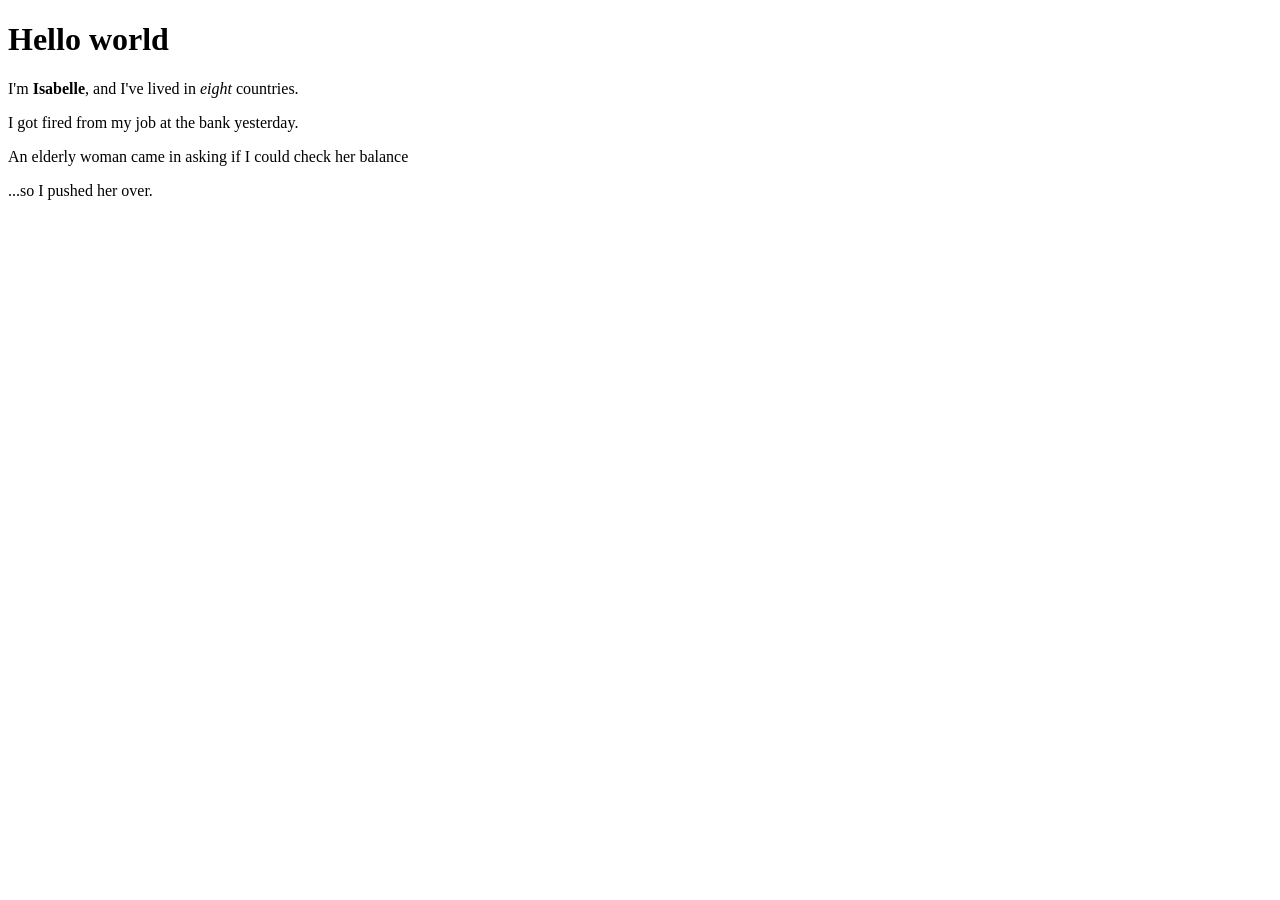
<file: index.html>
<!DOCTYPE html>
<html>
<body>
    <h1>Hello world</h1>
    <p>I'm <b>Isabelle</b>, and I've lived in <i>eight</i> countries.</p>
    <p>I got fired from my job at the bank yesterday.</p>
    <p> An elderly woman came in asking if I could check her balance</p>
    <p>...so I pushed her over.</p>
</body>
</html>
</file>
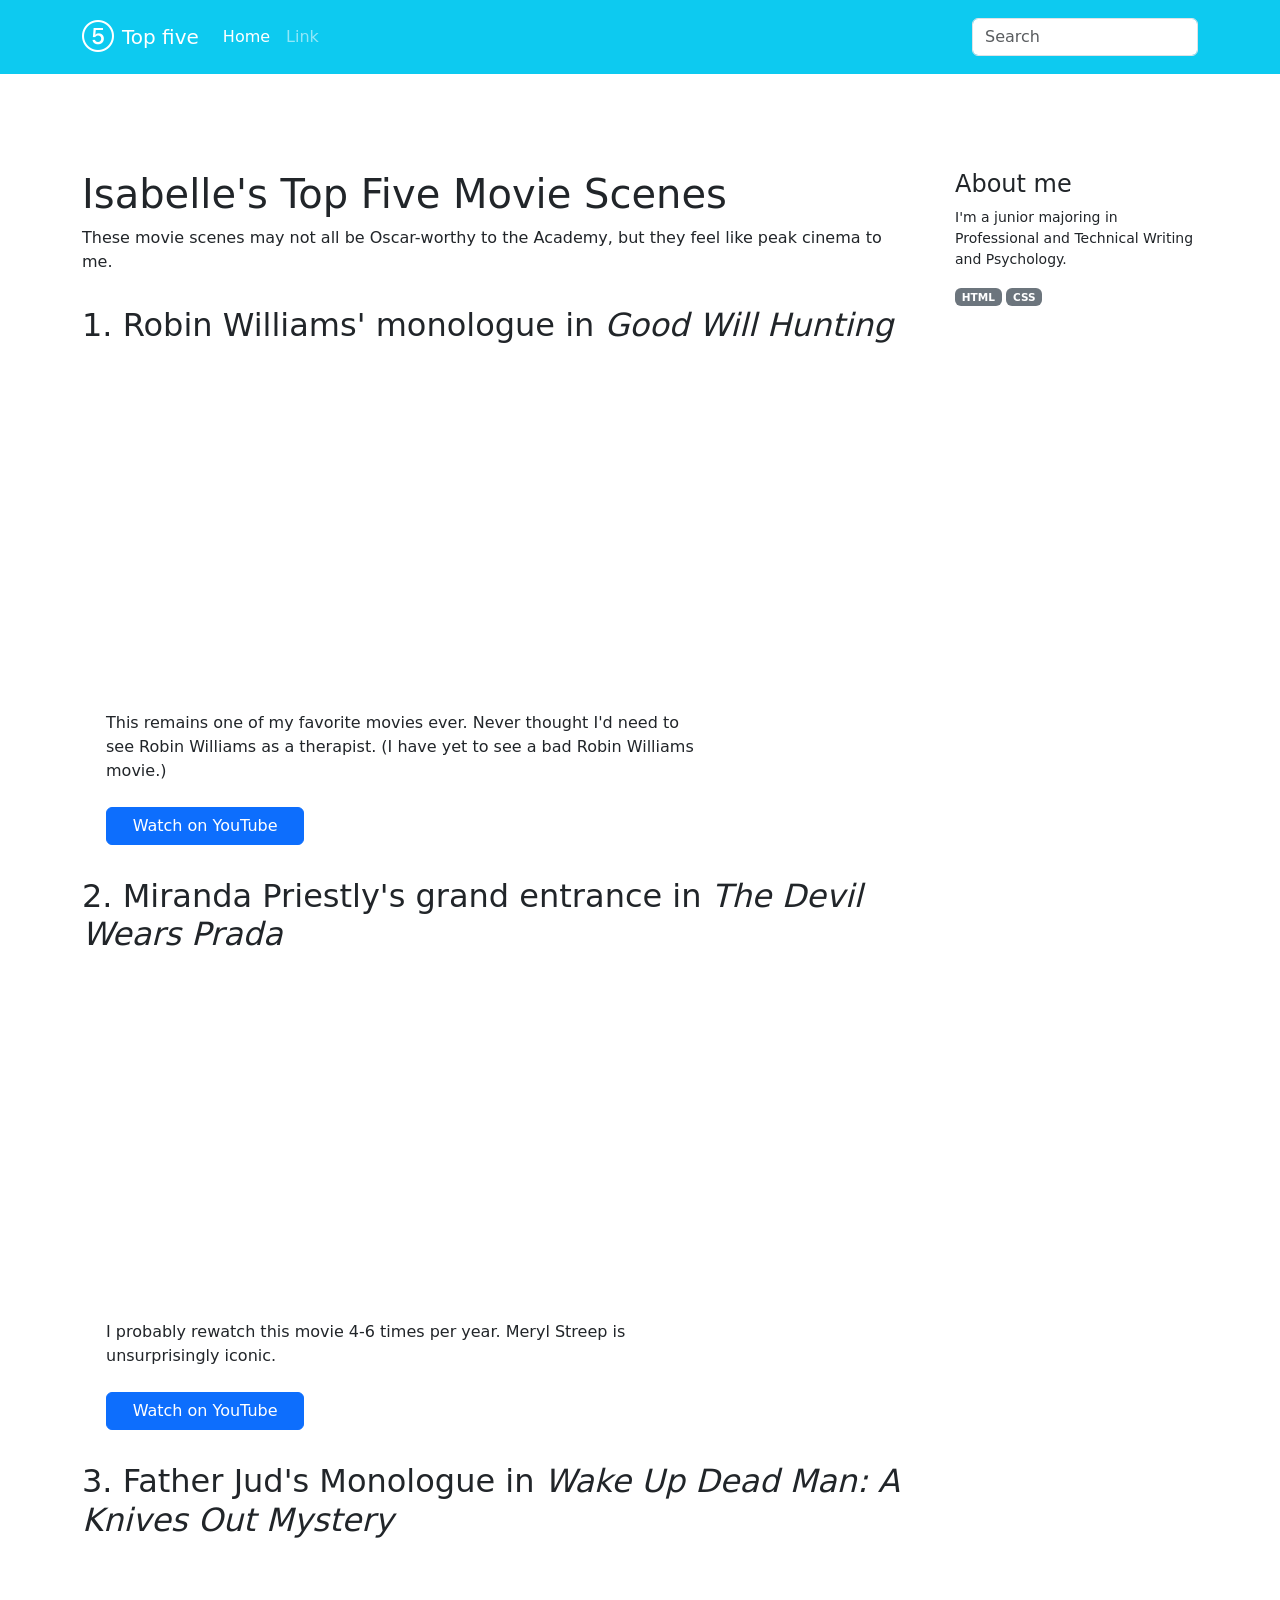
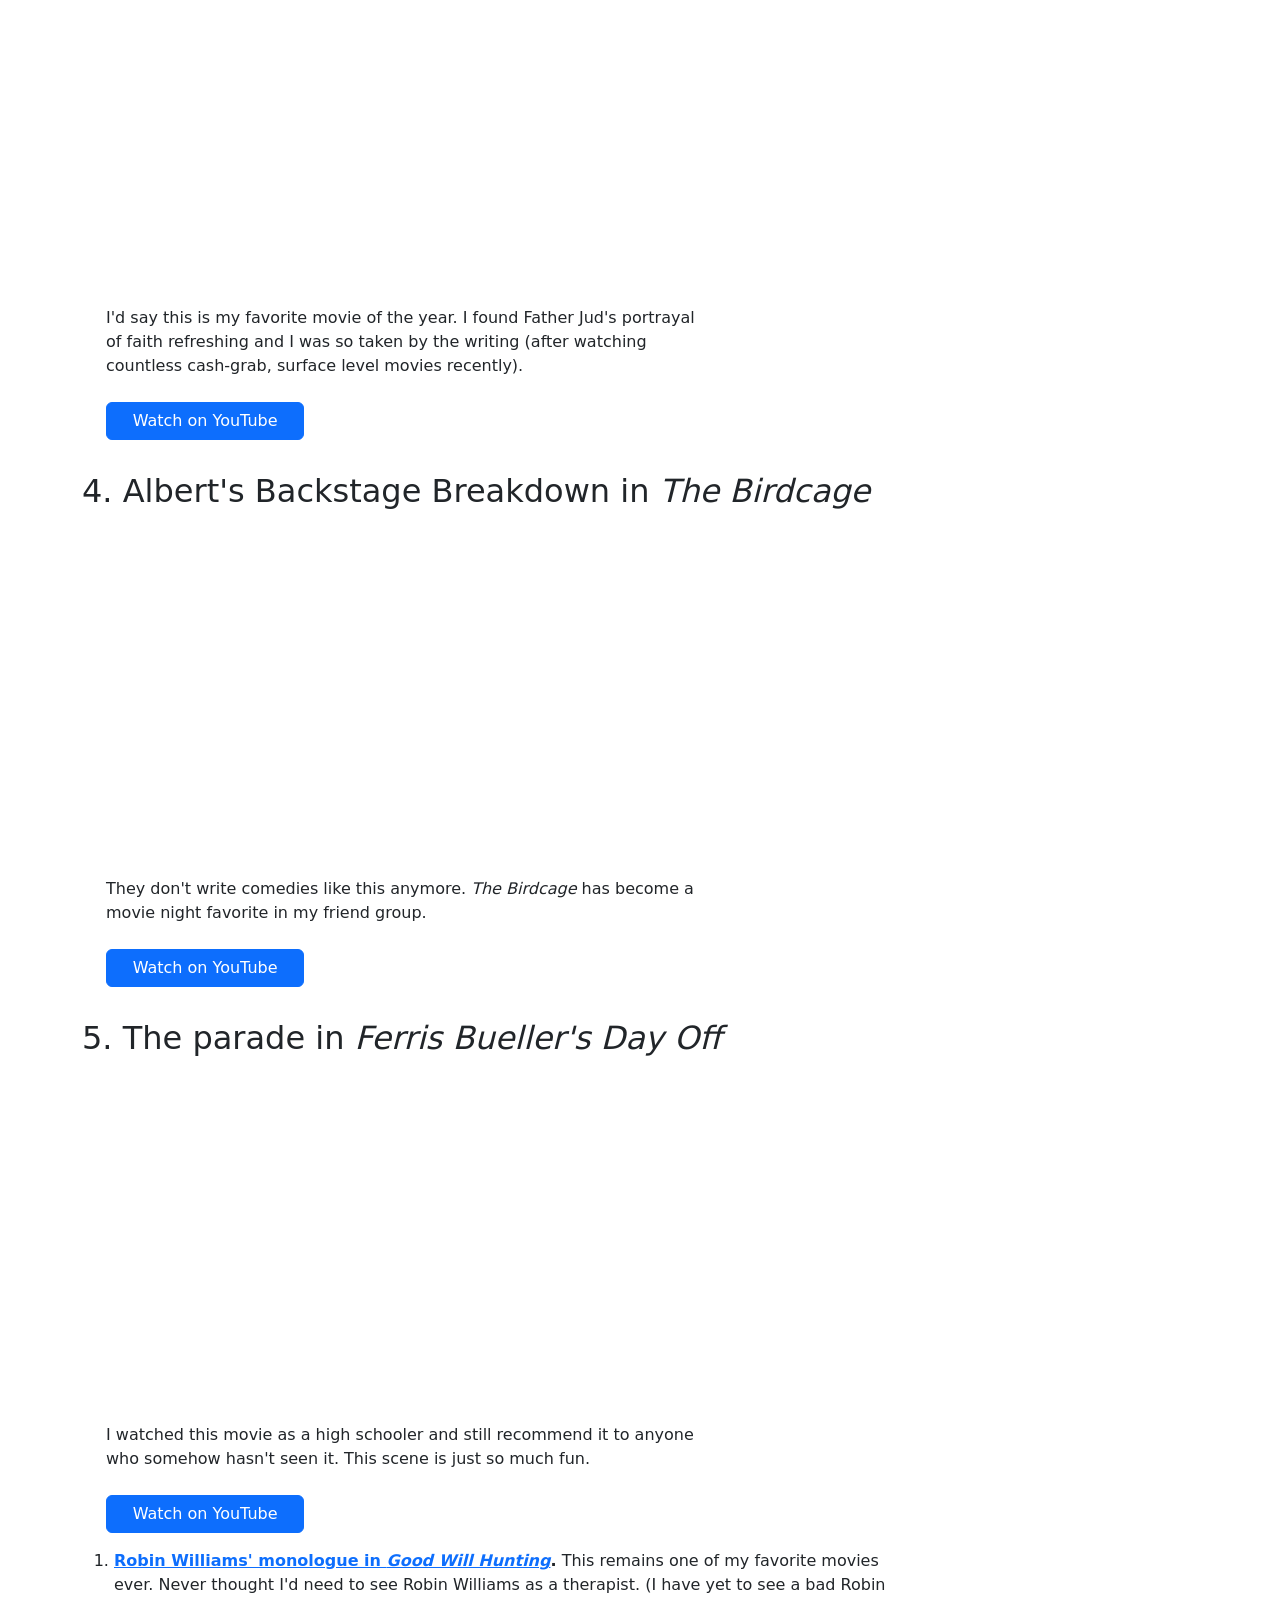
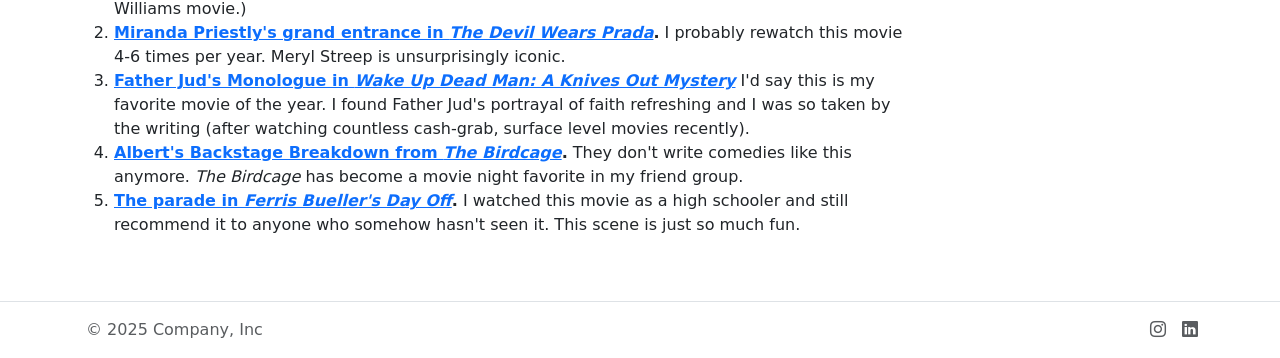
<file: bootstrap-sandbox.html>
<!doctype html>
<html lang="en" class="h-100 w-100">

<head>
  <meta charset="utf-8">
  <meta name="viewport" content="width=device-width, initial-scale=1">
  <title>Bootstrap demo</title>
  <link href="https://cdn.jsdelivr.net/npm/bootstrap@5.3.8/dist/css/bootstrap.min.css" rel="stylesheet"
    integrity="sha384-sRIl4kxILFvY47J16cr9ZwB07vP4J8+LH7qKQnuqkuIAvNWLzeN8tE5YBujZqJLB" crossorigin="anonymous">
  <link rel="stylesheet" href="https://cdn.jsdelivr.net/npm/bootstrap-icons@1.13.1/font/bootstrap-icons.min.css">  
</head>

<body class="h-100 w-100 d-flex flex-column">
  <nav class="navbar navbar-expand-lg navbar-dark bg-info" aria-label="Eighth navbar example">
    <div class="container"> <a class="navbar-brand d-flex align-items-center" href="#"><i class="bi bi-5-circle pe-2 fs-2"></i>Top five</a><button class="navbar-toggler" type="button"
        data-bs-toggle="collapse" data-bs-target="#navbarsExample07" aria-controls="navbarsExample07"
        aria-expanded="false" aria-label="Toggle navigation"> <span class="navbar-toggler-icon"></span> </button>
      <div class="collapse navbar-collapse" id="navbarsExample07">
        <ul class="navbar-nav me-auto mb-2 mb-lg-0">
          <li class="nav-item"> <a class="nav-link active" aria-current="page" href="#">Home</a> </li>
          <li class="nav-item"> <a class="nav-link" href="#">Link</a> </li>
        </ul>
        <form role="search"> <input class="form-control" type="search" placeholder="Search" aria-label="Search"> </form>
      </div>
    </div>
  </nav>
  <main class="container flex-grow-1 pt-5">
  <div class="row gx-5">
    <div class="py-5 col-lg-9">
      <h1>Isabelle's Top Five Movie Scenes</h1>
      <p>These movie scenes may not all be Oscar-worthy to the Academy, but they feel like peak cinema to me.</p>
      <div class="py-3">
  <h2 class="pb-3">1. Robin Williams' monologue in <em>Good Will Hunting</em></h2>
  <div class="ps-sm-4 col-lg-9">
    <div class="ratio ratio-16x9">
      <iframe src="https://www.youtube.com/embed/8GY3sO47YYo" title="Robin Williams' Speech | Good Will Hunting | Max" frameborder="0" allow="accelerometer; autoplay; clipboard-write; encrypted-media; gyroscope; picture-in-picture; web-share" referrerpolicy="strict-origin-when-cross-origin" allowfullscreen></iframe>
    </div>
    <p class="py-2">This remains one of my favorite movies ever. Never thought I'd need to see Robin Williams as a therapist. (I have yet to see a bad Robin Williams movie.)</p>
    <a class="btn btn-primary col-12 col-md-4" href="https://www.youtube.com/watch?v=8GY3sO47YYo" role="button">Watch on YouTube</a>
  </div>
</div>
  <div class="py-3">
  <h2 class="pb-3">2. Miranda Priestly's grand entrance in <em>The Devil Wears Prada</em></h2>
  <div class="ps-sm-4 col-lg-9">
    <div class="ratio ratio-16x9">
      <iframe width="1020" height="574" src="https://www.youtube.com/embed/2PjZAeiU7uM" title="The Devil Wears Prada (1/5) Movie CLIP - Gird Your Loins! (2006) HD" frameborder="0" allow="accelerometer; autoplay; clipboard-write; encrypted-media; gyroscope; picture-in-picture; web-share" referrerpolicy="strict-origin-when-cross-origin" allowfullscreen></iframe>
    </div>
    <p class="py-2">I probably rewatch this movie 4-6 times per year. Meryl Streep is unsurprisingly iconic.</p>
    <a class="btn btn-primary col-12 col-md-4" href="https://www.youtube.com/watch?v=2PjZAeiU7uM" role="button">Watch on YouTube</a>
  </div>
</div>
  <div class="py-3">
  <h2 class="pb-3">3. Father Jud's Monologue in <em>Wake Up Dead Man: A Knives Out Mystery</em></h2>
  <div class="ps-sm-4 col-lg-9">
    <div class="ratio ratio-16x9">
      <iframe src="https://www.youtube.combo/embed/W3fwkttaIfE" title="Wake Up Dead Man A Knives Out Mystery (2025) - Jud & Blanc's Faith Debate｜Motion Picture Scenes" frameborder="0" allow="accelerometer; autoplay; clipboard-write; encrypted-media; gyroscope; picture-in-picture; web-share" referrerpolicy="strict-origin-when-cross-origin" allowfullscreen></iframe>
    </div>
    <p class="py-2">I'd say this is my favorite movie of the year. I found Father Jud's portrayal of faith refreshing and I was so taken by the writing (after watching countless cash-grab, surface level movies recently).</p>
    <a class="btn btn-primary col-12 col-md-4" href="https://www.youtube.com/watch?v=W3fwkttaIfE" role="button">Watch on YouTube</a>
  </div>
</div>
  <div class="py-3">
  <h2 class="pb-3">4. Albert's Backstage Breakdown in <em>The Birdcage</em></h2>
  <div class="ps-sm-4 col-lg-9">
    <div class="ratio ratio-16x9">
     <iframe src="https://www.youtube.com/embed/sSmnWFZDlbA" title="THE BIRDCAGE (1996) | Albert's Backstage Breakdown Scene | MGM" frameborder="0" allow="accelerometer; autoplay; clipboard-write; encrypted-media; gyroscope; picture-in-picture; web-share" referrerpolicy="strict-origin-when-cross-origin" allowfullscreen></iframe> 
    </div>
    <p class="py-2">They don't write comedies like this anymore. <em>The Birdcage</em> has become a movie night favorite in my friend group.</p>
    <a class="btn btn-primary col-12 col-md-4" href="https://www.youtube.com/watch?v=sSmnWFZDlbA" role="button">Watch on YouTube</a>
  </div>
</div>
   <div class="py-3">
  <h2 class="pb-3">5. The parade in <em>Ferris Bueller's Day Off</em></h2>
  <div class="ps-sm-4 col-lg-9">
    <div class="ratio ratio-16x9">
      <iframe width="1020" height="574" src="https://www.youtube.com/embed/LOMO_eSGcU4?list=RDLOMO_eSGcU4" title="The Parade Scene: Ferris Bueller's Day Off (1986)" frameborder="0" allow="accelerometer; autoplay; clipboard-write; encrypted-media; gyroscope; picture-in-picture; web-share" referrerpolicy="strict-origin-when-cross-origin" allowfullscreen></iframe>
    </div>
    <p class="py-2"> I watched this movie as a high schooler and still recommend it to anyone who somehow hasn't seen it. This scene is just so much fun.</p>
    <a class="btn btn-primary col-12 col-md-4" href="https://www.youtube.com/watch?v=LOMO_eSGcU4&list=RDLOMO_eSGcU4&start_radio=1" role="button">Watch on YouTube</a>
  </div>
</div>
      <ol>
        <li><b><a href="https://www.youtube.com/watch?v=8GY3sO47YYo">Robin Williams' monologue in <em>Good Will Hunting</em></a>.</b> This remains one of my favorite movies ever. Never thought I'd need to see Robin Williams as a therapist. (I have yet to see a bad Robin Williams movie.)</li>
        <li><b><a href="https://www.youtube.com/watch?v=2PjZAeiU7uM">Miranda Priestly's grand entrance in <em>The Devil Wears Prada</em></a>.</b> I probably rewatch this movie 4-6 times per year. Meryl Streep is unsurprisingly iconic.</li>
        <li><b><a href="https://www.youtube.com/watch?v=W3fwkttaIfE">Father Jud's Monologue in <em>Wake Up Dead Man: A Knives Out Mystery</em></a></b> I'd say this is my favorite movie of the year. I found Father Jud's portrayal of faith refreshing and I was so taken by the writing (after watching countless cash-grab, surface level movies recently). </li>
        <li><b><a href="https://www.youtube.com/watch?v=sSmnWFZDlbA">Albert's Backstage Breakdown from <em>The Birdcage</em></a>.</b> They don't write comedies like this anymore. <em>The Birdcage</em> has become a movie night favorite in my friend group.</li>
        <li><b><a href="https://www.youtube.com/watch?v=LOMO_eSGcU4&list=RDLOMO_eSGcU4&start_radio=1">The parade in <em>Ferris Bueller's Day Off</em></a>.</b> I watched this movie as a high schooler and still recommend it to anyone who somehow hasn't seen it. This scene is just so much fun.</li>
     </ol>
    </div>
    <div class="py-5 col-lg-3">
      <h1 class="fs-4">About me</h1>
      <p class="small">I'm a junior majoring in Professional and Technical Writing and Psychology.</p>
      <div class="small"><span class="badge text-bg-secondary">HTML</span> <span
          class="badge text-bg-secondary">CSS</span></div>
    </div>
  </div>
</main>
  <footer class="mt-auto border-top">
    <div class="container d-flex flex-wrap justify-content-between align-items-center py-3">
      <div class="col-md-4 d-flex align-items-center"><span class="mb-3 mb-md-0 ps-1 text-body-secondary">© 2025 Company, Inc</span></div>
      <ul class="nav col-md-4 justify-content-end list-unstyled d-flex">
        <li class="ms-3"><a href="https://www.instagram.com/isabelle_annb/" class="text-body-secondary" href="#" aria-label="Instagram"><i class="bi bi-instagram"></i></a></li>
        <li class="ms-3"><a href="https://www.linkedin.com/in/isabelle-boyd-16b543290" class="text-body-secondary" href="#" aria-label="LinkedIn"><i class="bi bi-linkedin"></i></a></li>
      </ul>
    </div>
  </footer>
  <script src="https://cdn.jsdelivr.net/npm/bootstrap@5.3.8/dist/js/bootstrap.bundle.min.js"
    integrity="sha384-FKyoEForCGlyvwx9Hj09JcYn3nv7wiPVlz7YYwJrWVcXK/BmnVDxM+D2scQbITxI"
    crossorigin="anonymous"></script>
  
</body>

</html>
</file>
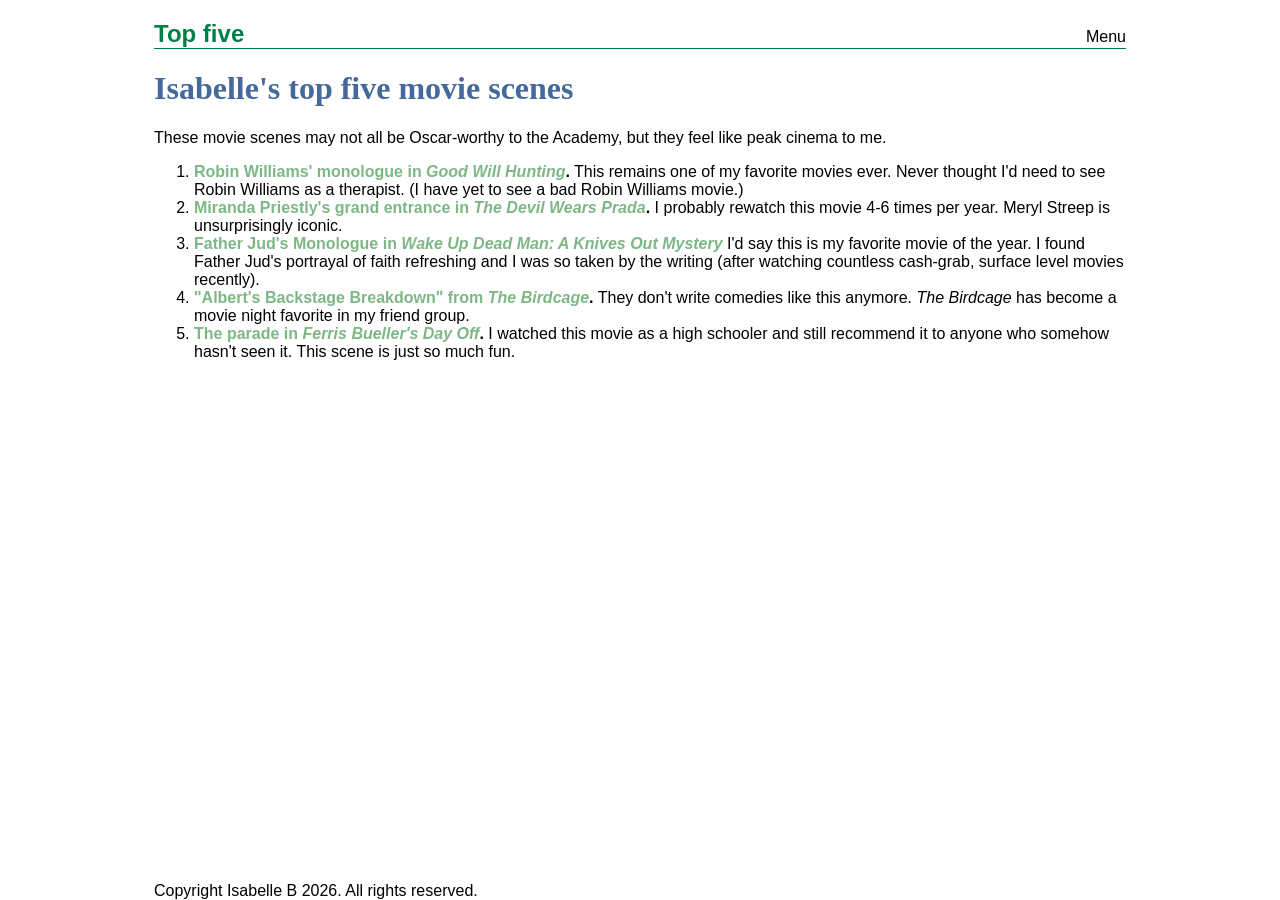
<file: top-five.html>
<!DOCTYPE html>
 <html lang="en">
 <head>
   <meta charset="UTF-8">
   <meta name="viewport" content="width=device-width, initial-scale=1.0">
   <title>Isabelle's top five movie scenes</title>
   <link rel="stylesheet" href="top-five.css">
 </head>
 <body>
  <div class="container">
    <header>
      <div class="logo">Top five</div>
      <div>Menu</div>
    </header>
    <main>
    <h1>Isabelle's top five movie scenes</h1>
    <p>These movie scenes may not all be Oscar-worthy to the Academy, but they feel like peak cinema to me.</p>
    <ol>
      <li><b><a href="https://www.youtube.com/watch?v=8GY3sO47YYo">Robin Williams' monologue in <em>Good Will Hunting</em></a>.</b> This remains one of my favorite movies ever. Never thought I'd need to see Robin Williams as a therapist. (I have yet to see a bad Robin Williams movie.)</li>
      <li><b><a href="https://www.youtube.com/watch?v=2PjZAeiU7uM">Miranda Priestly's grand entrance in <em>The Devil Wears Prada</em></a>.</b> I probably rewatch this movie 4-6 times per year. Meryl Streep is unsurprisingly iconic.</li>
      <li><b><a href="https://www.youtube.com/watch?v=x-f7qIfeGJ0">Father Jud's Monologue in <em>Wake Up Dead Man: A Knives Out Mystery</em></a></b> I'd say this is my favorite movie of the year. I found Father Jud's portrayal of faith refreshing and I was so taken by the writing (after watching countless cash-grab, surface level movies recently). </li>
      <li><b><a href="https://www.youtube.com/watch?v=sSmnWFZDlbA">"Albert's Backstage Breakdown" from <em>The Birdcage</em></a>.</b> They don't write comedies like this anymore. <em>The Birdcage</em> has become a movie night favorite in my friend group.</li>
      <li><b><a href="https://www.youtube.com/watch?v=LOMO_eSGcU4&list=RDLOMO_eSGcU4&start_radio=1">The parade in <em>Ferris Bueller's Day Off</em></a>.</b> I watched this movie as a high schooler and still recommend it to anyone who somehow hasn't seen it. This scene is just so much fun.</li>
    </ol>
    </main>
    <footer>
    <div>Copyright Isabelle B 2026. All rights reserved.</div>
    </footer>
  </div>
 </body>
 </html>
</file>
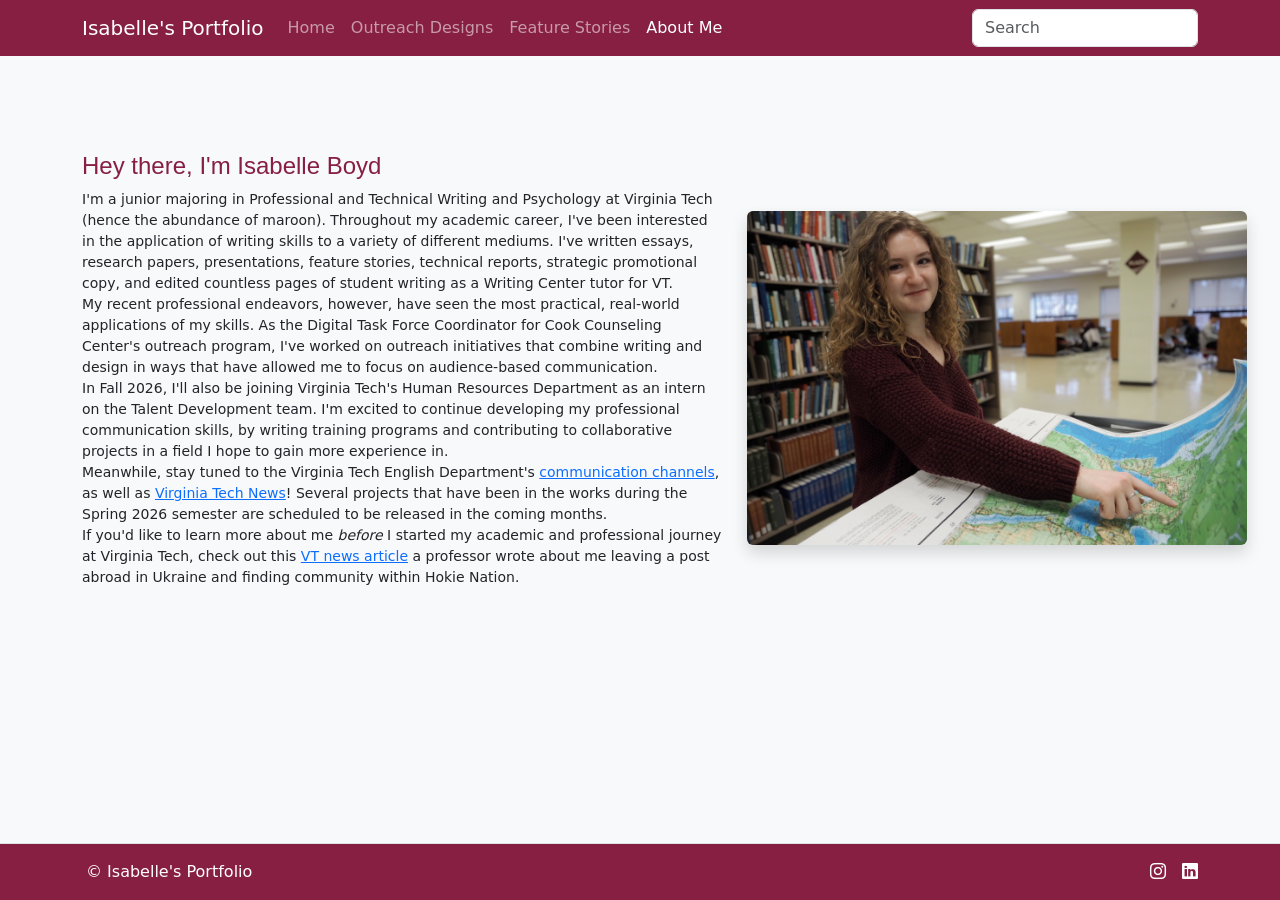
<file: bootstrap-website/about.html>
<!doctype html>
<html lang="en" class="h-100 w-100">

<head>
    <meta charset="utf-8">
    <meta name="viewport" content="width=device-width, initial-scale=1">
    <title>Isabelle's Portfolio Site</title>
    <link href="https://cdn.jsdelivr.net/npm/bootstrap@5.3.8/dist/css/bootstrap.min.css" rel="stylesheet"
        integrity="sha384-sRIl4kxILFvY47J16cr9ZwB07vP4J8+LH7qKQnuqkuIAvNWLzeN8tE5YBujZqJLB" crossorigin="anonymous">
    <link rel="stylesheet" href="https://cdn.jsdelivr.net/npm/bootstrap-icons@1.13.1/font/bootstrap-icons.min.css">
    <link rel="stylesheet" href="style.css">
</head>

<body class="h-100 w-100 d-flex flex-column">
    <nav class="navbar navbar-expand-lg navbar-dark bg-dark" aria-label="navbar">
        <div class="container"> <a class="navbar-brand" href="index.html">Isabelle's Portfolio</a>
            <btn class="navbar-toggler" type="button" data-bs-toggle="collapse" data-bs-target="#navbar"
                aria-controls="navbar" aria-expanded="false" aria-label="Toggle navigation"> <span
                    class="navbar-toggler-icon"></span> </btn>
            <div class="collapse navbar-collapse" id="navbar">
                <ul class="navbar-nav me-auto mb-2 mb-lg-0">
                    <li class="nav-item"> <a class="nav-link" href="index.html">Home</a> </li>
                    <li class="nav-item"> <a class="nav-link" href="pals.html">Outreach Designs</a> </li>
                    <li class="nav-item"> <a class="nav-link" href="multimedia.html">Feature Stories</a> </li>
                    <li class="nav-item"> <a class="nav-link active" aria-current="page" href="about.html">About Me</a>
                    </li>
                </ul>
                <form role="search"> <input class="form-control" type="search" placeholder="Search" aria-label="Search">
                </form>
            </div>
        </div>
    </nav>

    <main class="container flex-grow-1">
        <div class="row align-items-center pt-5 pb-5">
            <div class="pt-5 pb-5 col-md-7">
                <h1 class="fs-4">Hey there, I'm Isabelle Boyd</h1>
                <p class="small">I'm a junior majoring in Professional and Technical Writing and Psychology at Virginia
                    Tech (hence the abundance of maroon). Throughout my academic career, I've been interested in the
                    application of writing skills to a variety of different mediums. I've written essays, research
                    papers, presentations, feature stories, technical reports, strategic promotional copy, and edited
                    countless pages of student writing as a Writing Center tutor for VT.<br>

                    My recent professional endeavors, however, have seen the most practical, real-world applications of my skills. As the Digital Task Force Coordinator for Cook Counseling Center's outreach program, I've worked on outreach initiatives that combine writing and design in ways that have allowed me to focus on audience-based communication. <br>

                    In Fall 2026, I'll also be joining Virginia Tech's Human Resources Department as an intern on the Talent Development team. I'm excited to continue developing my professional communication skills, by writing training programs and contributing to collaborative projects in a field I hope to gain more experience in.<br>

                    Meanwhile, stay tuned to the Virginia Tech English Department's <a href="https://www.instagram.com/vt.english/">communication channels</a>, as well as <a href="https://news.vt.edu/index.html">Virginia Tech News</a>! Several projects that have been in the works during the Spring 2026 semester are scheduled to be released in the coming months.<br>

                    If you'd like to learn more about me <em>before</em> I started my academic and professional journey at Virginia Tech, check out this <a href="https://news.vt.edu/articles/2026/02/clahs-engl-isabelle-boyde-ukraine.html">VT news article</a> a professor wrote about me leaving a post abroad in Ukraine and finding community within Hokie Nation.
                </p>
            </div>

            <div class="col-md-5 text-center">
                <img src="./images/kingboydpic.jpg" alt="Photo of Isabelle Boyd" class="rounded shadow"
                    style="width: 500px;">
            </div>
        </div>
    </main>





    <footer class="mt-auto border-top">
        <div class="container d-flex flex-wrap justify-content-between align-items-center py-3">
            <div class="col-md-4 d-flex align-items-center"><span class="mb-3 mb-md-0 ps-1 text-white">© Isabelle's
                    Portfolio</span></div>
            <ul class="nav col-md-4 justify-content-end list-unstyled d-flex">
                <li class="ms-3"><a class="text-white" href="https://www.instagram.com/isabelle_annb/"
                        aria-label="Instagram"><i class="bi bi-instagram"></i></a></li>
                <li class="ms-3"><a class="text-white" href="https://www.linkedin.com/in/isabelle-boyd-16b543290"
                        aria-label="LinkedIn"><i class="bi bi-linkedin"></i></a></li>
            </ul>
        </div>
    </footer>
    <script src="https://cdn.jsdelivr.net/npm/bootstrap@5.3.8/dist/js/bootstrap.bundle.min.js"
        integrity="sha384-FKyoEForCGlyvwx9Hj09JcYn3nv7wiPVlz7YYwJrWVcXK/BmnVDxM+D2scQbITxI"
        crossorigin="anonymous"></script>
</body>

</html>
</file>
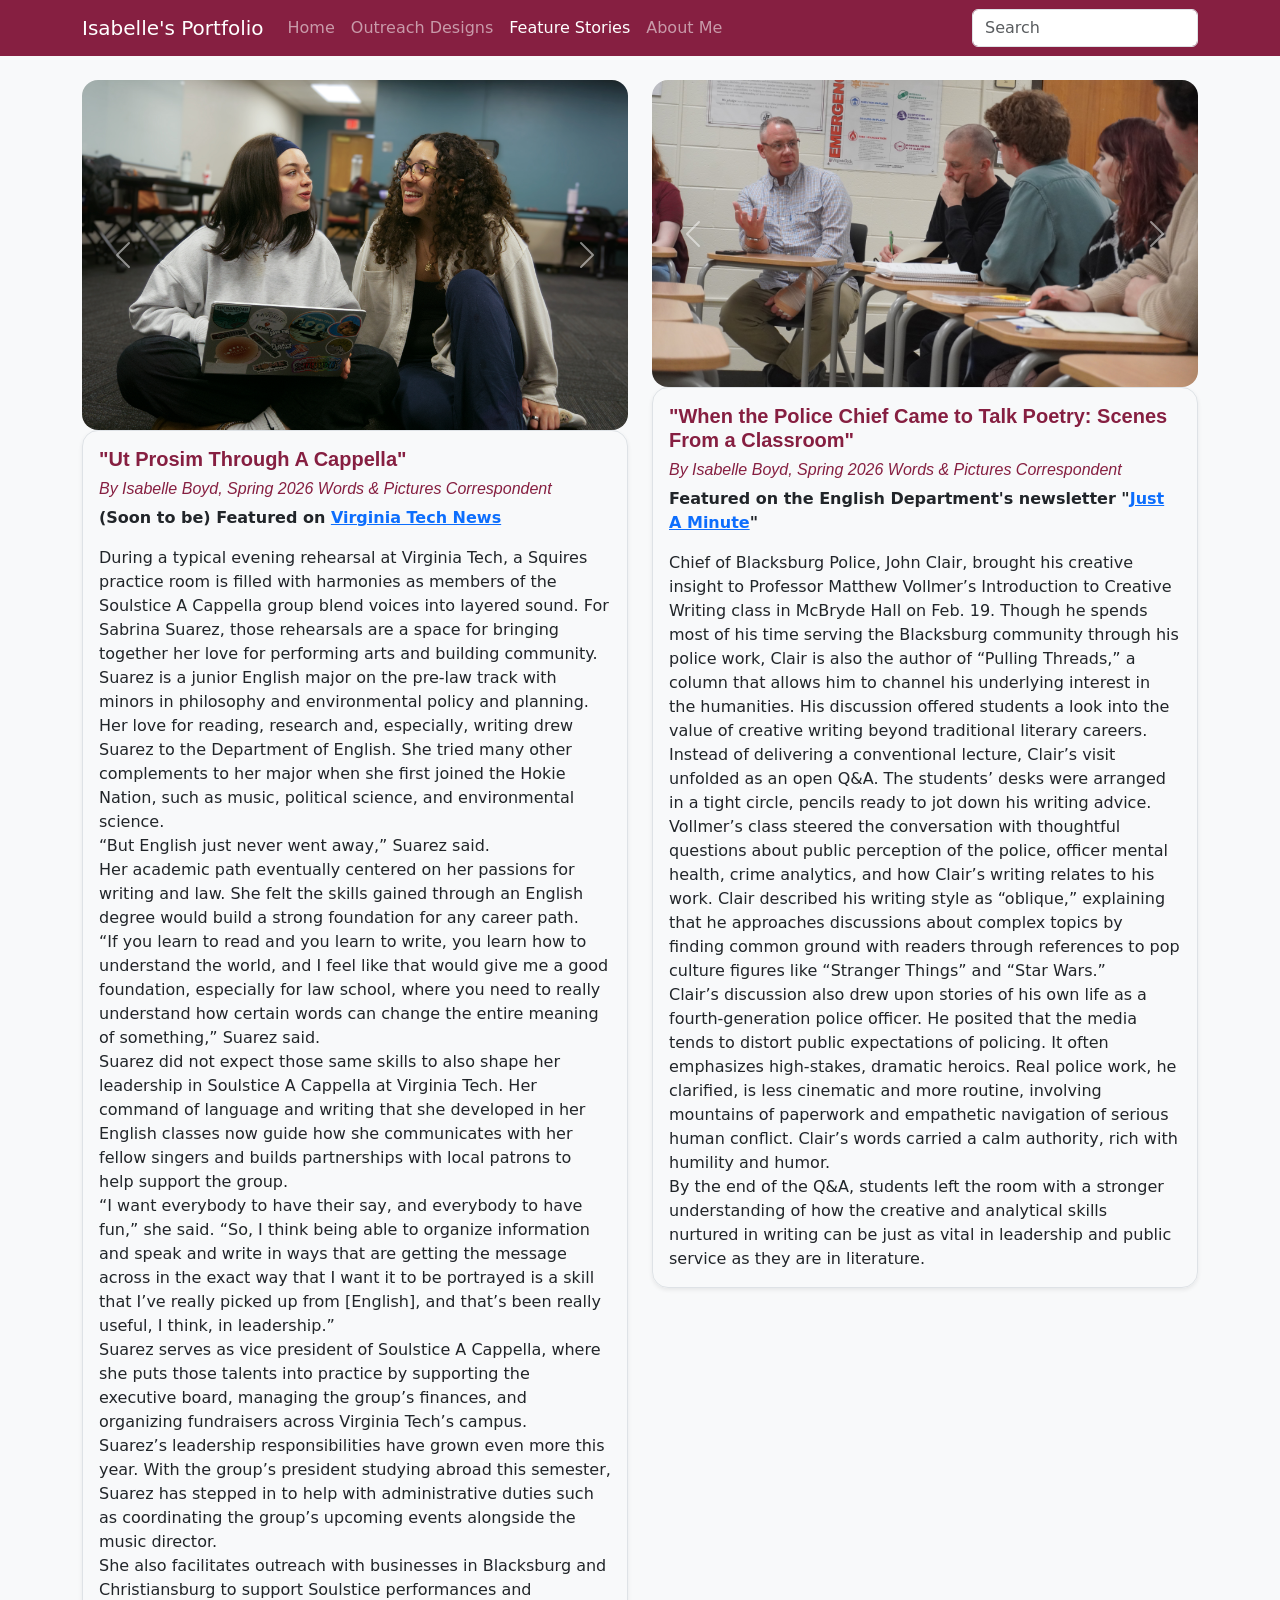
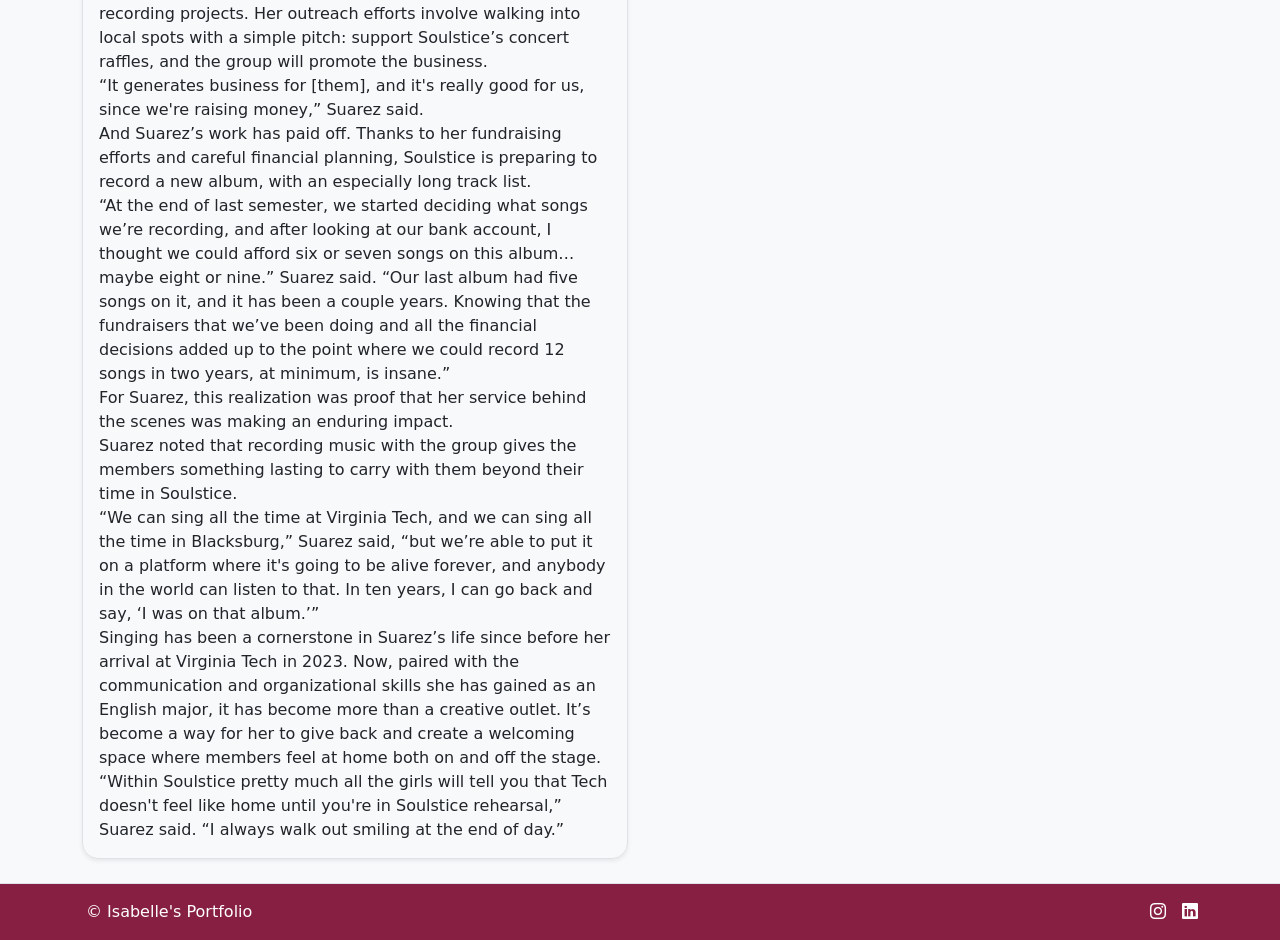
<file: bootstrap-website/multimedia.html>
<!doctype html>
<html lang="en" class="h-100 w-100">

<head>
    <meta charset="utf-8">
    <meta name="viewport" content="width=device-width, initial-scale=1">
    <title>Isabelle's Portfolio Site</title>
    <link href="https://cdn.jsdelivr.net/npm/bootstrap@5.3.8/dist/css/bootstrap.min.css" rel="stylesheet"
        integrity="sha384-sRIl4kxILFvY47J16cr9ZwB07vP4J8+LH7qKQnuqkuIAvNWLzeN8tE5YBujZqJLB" crossorigin="anonymous">
    <link rel="stylesheet" href="https://cdn.jsdelivr.net/npm/bootstrap-icons@1.13.1/font/bootstrap-icons.min.css">
    <link rel="stylesheet" href="style.css">
</head>

<body class="h-100 w-100 d-flex flex-column">
    <nav class="navbar navbar-expand-lg navbar-dark bg-dark" aria-label="navbar">
        <div class="container"> <a class="navbar-brand" href="index.html">Isabelle's Portfolio</a>
            <btn class="navbar-toggler" type="button" data-bs-toggle="collapse" data-bs-target="#navbar"
                aria-controls="navbar" aria-expanded="false" aria-label="Toggle navigation"> <span
                    class="navbar-toggler-icon"></span> </btn>
            <div class="collapse navbar-collapse" id="navbar">
                <ul class="navbar-nav me-auto mb-2 mb-lg-0">
                    <li class="nav-item"> <a class="nav-link" href="index.html">Home</a> </li>
                    <li class="nav-item"> <a class="nav-link" href="pals.html">Outreach Designs</a> </li>
                    <li class="nav-item"> <a class="nav-link active" aria-current="page"
                            href="multimedia.html">Feature Stories</a> </li>
                    <li class="nav-item"> <a class="nav-link" href="about.html">About Me</a> </li>
                </ul>
                <form role="search"> <input class="form-control" type="search" placeholder="Search" aria-label="Search">
                </form>
            </div>
        </div>
    </nav>


    <main class="container pt-4 pb-4 pl-4 pr-4 pl-pr-md-4">
        <div class="row g-4">

            <div class="col-md-6">
                <div id="carouselExample" class="carousel slide">
                    <div class="carousel-inner">
                        <div class="carousel-item active">
                            <img src="./images/Sabrina-Suarez-(left)-smiling-with-fellow-Soulstice-member.jpg"
                                class="d-block w-100 rounded-4" style="height: 350px; object-fit: cover;"
                                alt="Sabrina Suarez (left) smiling with fellow Soulstice member">
                        </div>

                        <div class="carousel-item">
                            <img src="./images/Sabrina-Suarez-(middle)-in-group-rehearsal.jpg"
                                class="d-block w-100 rounded-4" style="height: 350px; object-fit: cover;"
                                alt="Sabrina Suarez in group rehearsal">
                        </div>

                        <div class="carousel-item">
                            <img src="./images/Sabrina-Suarez-(left)-workshopping-a-song-section-with-Soulstice-members.jpg"
                                class="d-block w-100 rounded-4" style="height: 350px; object-fit: cover;"
                                alt="Sabrina Suarez (left) workshopping a song section with Soulstice members">
                        </div>
                    </div>
                    <button class="carousel-control-prev" type="button" data-bs-target="#carouselExample"
                        data-bs-slide="prev">
                        <span class="carousel-control-prev-icon" aria-hidden="true"></span>
                        <span class="visually-hidden">Previous</span>
                    </button>
                    <button class="carousel-control-next" type="button" data-bs-target="#carouselExample"
                        data-bs-slide="next">
                        <span class="carousel-control-next-icon" aria-hidden="true"></span>
                        <span class="visually-hidden">Next</span>
                    </button>
                </div>
                <div class="mt 3 p-3 border shadow-sm rounded-4 bg=white">
                    <h5><strong>"Ut Prosim Through A Cappella"</strong></h5>
                    <h6><em>By Isabelle Boyd, Spring 2026 Words & Pictures Correspondent</em></h6>
                    <p><strong>(Soon to be) Featured on <a href="https://news.vt.edu/index.html">Virginia Tech News</a></strong></p>
                    <p class="mb-0">
                        During a typical evening rehearsal at Virginia Tech, a Squires practice room is filled with
                        harmonies as
                        members of the Soulstice A Cappella group blend voices into layered sound. For Sabrina Suarez,
                        those
                        rehearsals are a space for bringing together her love for performing arts and building
                        community.<br> Suarez
                        is a junior English major on the pre-law track with minors in philosophy and environmental
                        policy and
                        planning. Her love for reading, research and, especially, writing drew Suarez to the Department
                        of
                        English. She tried many other complements to her major when she first joined the Hokie Nation,
                        such as
                        music, political science, and environmental science.<br> “But English just never went away,”
                        Suarez said.<br> Her
                        academic path eventually centered on her passions for writing and law. She felt the skills
                        gained through
                        an English degree would build a strong foundation for any career path.<br> “If you learn to read
                        and you learn
                        to write, you learn how to understand the world, and I feel like that would give me a good
                        foundation,
                        especially for law school, where you need to really understand how certain words can change the
                        entire
                        meaning of something,” Suarez said.<br>
                        Suarez did not expect those same skills to also shape her leadership
                        in Soulstice A Cappella at Virginia Tech. Her command of language and writing that she developed
                        in her
                        English classes now guide how she communicates with her fellow singers and builds partnerships
                        with local
                        patrons to help support the group.<br>
                        “I want everybody to have their say, and everybody to have fun,” she
                        said. “So, I think being able to organize information and speak and write in ways that are
                        getting the
                        message across in the exact way that I want it to be portrayed is a skill that I’ve really
                        picked up from
                        [English], and that’s been really useful, I think, in leadership.”
                        <br> Suarez serves as vice president of Soulstice A Cappella, where she puts those talents into
                        practice by supporting the executive board,
                        managing the group’s finances, and organizing fundraisers across Virginia Tech’s campus.<br>
                        Suarez’s leadership responsibilities have grown even more this year. With the group’s president
                        studying abroad
                        this semester, Suarez has stepped in to help with administrative duties such as coordinating the
                        group’s upcoming events alongside the music director.<br>
                        She also facilitates outreach with businesses in Blacksburg and Christiansburg to support
                        Soulstice performances and recording projects. Her outreach efforts involve
                        walking into local spots with a simple pitch: support Soulstice’s concert raffles, and the group
                        will
                        promote the business.<br>
                        “It generates business for [them], and it's really good for us, since we're raising money,”
                        Suarez said.<br>
                        And Suarez’s work has paid off. Thanks to her fundraising efforts and careful financial
                        planning, Soulstice is preparing to record a new album, with an especially long track list.<br>
                        “At the end of last semester, we started deciding what songs we’re recording, and after looking
                        at our bank account, I thought we could afford six or seven songs on this album…maybe eight or
                        nine.” Suarez said.
                        “Our last album had five songs on it, and it has been a couple years. Knowing that the
                        fundraisers that
                        we’ve been doing and all the financial decisions added up to the point where we could record 12
                        songs in
                        two years, at minimum, is insane.”<br>
                        For Suarez, this realization was proof that her service behind the scenes was making an enduring
                        impact.<br>
                        Suarez noted that recording music with the group gives the members something lasting to carry
                        with them beyond their time in Soulstice.<br>
                        “We can sing all the time at Virginia Tech, and we can sing all the time in Blacksburg,” Suarez
                        said, “but we’re able to put it on a platform
                        where it's going to be alive forever, and anybody in the world can listen to that. In ten years,
                        I can go
                        back and say, ‘I was on that album.’”<br>
                        Singing has been a cornerstone in Suarez’s life since before her arrival at Virginia Tech in
                        2023. Now, paired with the communication and organizational skills she has
                        gained as an English major, it has become more than a creative outlet. It’s become a way for her
                        to give
                        back and create a welcoming space where members feel at home both on and off the stage.<br>
                        “Within Soulstice pretty much all the girls will tell you that Tech doesn't feel like home until
                        you're in Soulstice
                        rehearsal,” Suarez said. “I always walk out smiling at the end of day.”
                    </p>
                </div>
            </div>


            <div class="col-md-6">
                <div id="carouselExample2" class="carousel slide">
                    <div class="carousel-inner">
                        <div class="carousel-item active">
                            <img src="./images/7.JPG" class="d-block w-100 rounded-4"
                                alt="John Clair speaks to students">
                        </div>

                        <div class="carousel-item">
                            <img src="./images/9.JPG" class="d-block w-100 rounded-4"
                                alt="Professor Vollmer listens to John Clair">
                        </div>

                        <div class="carousel-item">
                            <img src="./images/18.JPG" class="d-block w-100 rounded-4"
                                alt="John Clair makes class laugh">
                        </div>
                    </div>
                    <button class="carousel-control-prev" type="button" data-bs-target="#carouselExample2"
                        data-bs-slide="prev">
                        <span class="carousel-control-prev-icon" aria-hidden="true"></span>
                        <span class="visually-hidden">Previous</span>
                    </button>
                    <button class="carousel-control-next" type="button" data-bs-target="#carouselExample2"
                        data-bs-slide="next">
                        <span class="carousel-control-next-icon" aria-hidden="true"></span>
                        <span class="visually-hidden">Next</span>
                    </button>
                </div>
                <div class="mt 3 p-3 border shadow-sm rounded-4 bg=white">
                    <h5><strong>"When the Police Chief Came to Talk Poetry: Scenes From a Classroom"</strong></h5>
                    <h6><em>By Isabelle Boyd, Spring 2026 Words & Pictures Correspondent</em></h6>
                    <p><strong>Featured on the English Department's newsletter "<a href=https://liberalarts.vt.edu/departments-and-schools/department-of-english/newsletter.html>Just A Minute</a>"</strong></p>
                    <p class="mb-0">
                        Chief of Blacksburg Police, John Clair, brought his creative insight to Professor Matthew
                        Vollmer’s Introduction to Creative Writing class in McBryde Hall on Feb. 19. Though he spends most of his
                        time serving the Blacksburg community through his police work, Clair is also the author of “Pulling
                        Threads,” a column that allows him to channel his underlying interest in the humanities. His discussion
                        offered students a look into the value of creative writing beyond traditional literary careers.<br>
                        Instead of delivering a conventional lecture, Clair’s visit unfolded as an open Q&A. The students’ desks
                        were arranged in a tight circle, pencils ready to jot down his writing advice. Vollmer’s class
                        steered the conversation with thoughtful questions about public perception of the police, officer mental
                        health, crime analytics, and how Clair’s writing relates to his work. Clair described his writing style as
                        “oblique,” explaining that he approaches discussions about complex topics by finding common ground with
                        readers through references to pop culture figures like “Stranger Things” and “Star Wars.”<br>
                        Clair’s discussion also drew upon stories of his own life as a fourth-generation police officer. He posited that the
                        media tends to distort public expectations of policing. It often emphasizes high-stakes, dramatic heroics.
                        Real police work, he clarified, is less cinematic and more routine, involving mountains of paperwork and
                        empathetic navigation of serious human conflict. Clair’s words carried a calm authority, rich with humility
                        and humor.<br>
                        By the end of the Q&A, students left the room with a stronger understanding of how the
                        creative and analytical skills nurtured in writing can be just as vital in leadership and public service as
                        they are in literature.
                    </p>
                </div>
            </div>


    </main>




    <footer class="mt-auto border-top">
        <div class="container d-flex flex-wrap justify-content-between align-items-center py-3">
            <div class="col-md-4 d-flex align-items-center"><span class="mb-3 mb-md-0 ps-1 text-white">© Isabelle's
                    Portfolio</span></div>
            <ul class="nav col-md-4 justify-content-end list-unstyled d-flex">
                <li class="ms-3"><a class="text-white" href="https://www.instagram.com/isabelle_annb/"
                        aria-label="Instagram"><i class="bi bi-instagram"></i></a></li>
                <li class="ms-3"><a class="text-white" href="https://www.linkedin.com/in/isabelle-boyd-16b543290"
                        aria-label="LinkedIn"><i class="bi bi-linkedin"></i></a></li>
            </ul>
        </div>
    </footer>
    <script src="https://cdn.jsdelivr.net/npm/bootstrap@5.3.8/dist/js/bootstrap.bundle.min.js"
        integrity="sha384-FKyoEForCGlyvwx9Hj09JcYn3nv7wiPVlz7YYwJrWVcXK/BmnVDxM+D2scQbITxI"
        crossorigin="anonymous"></script>
</body>

</html>
</file>
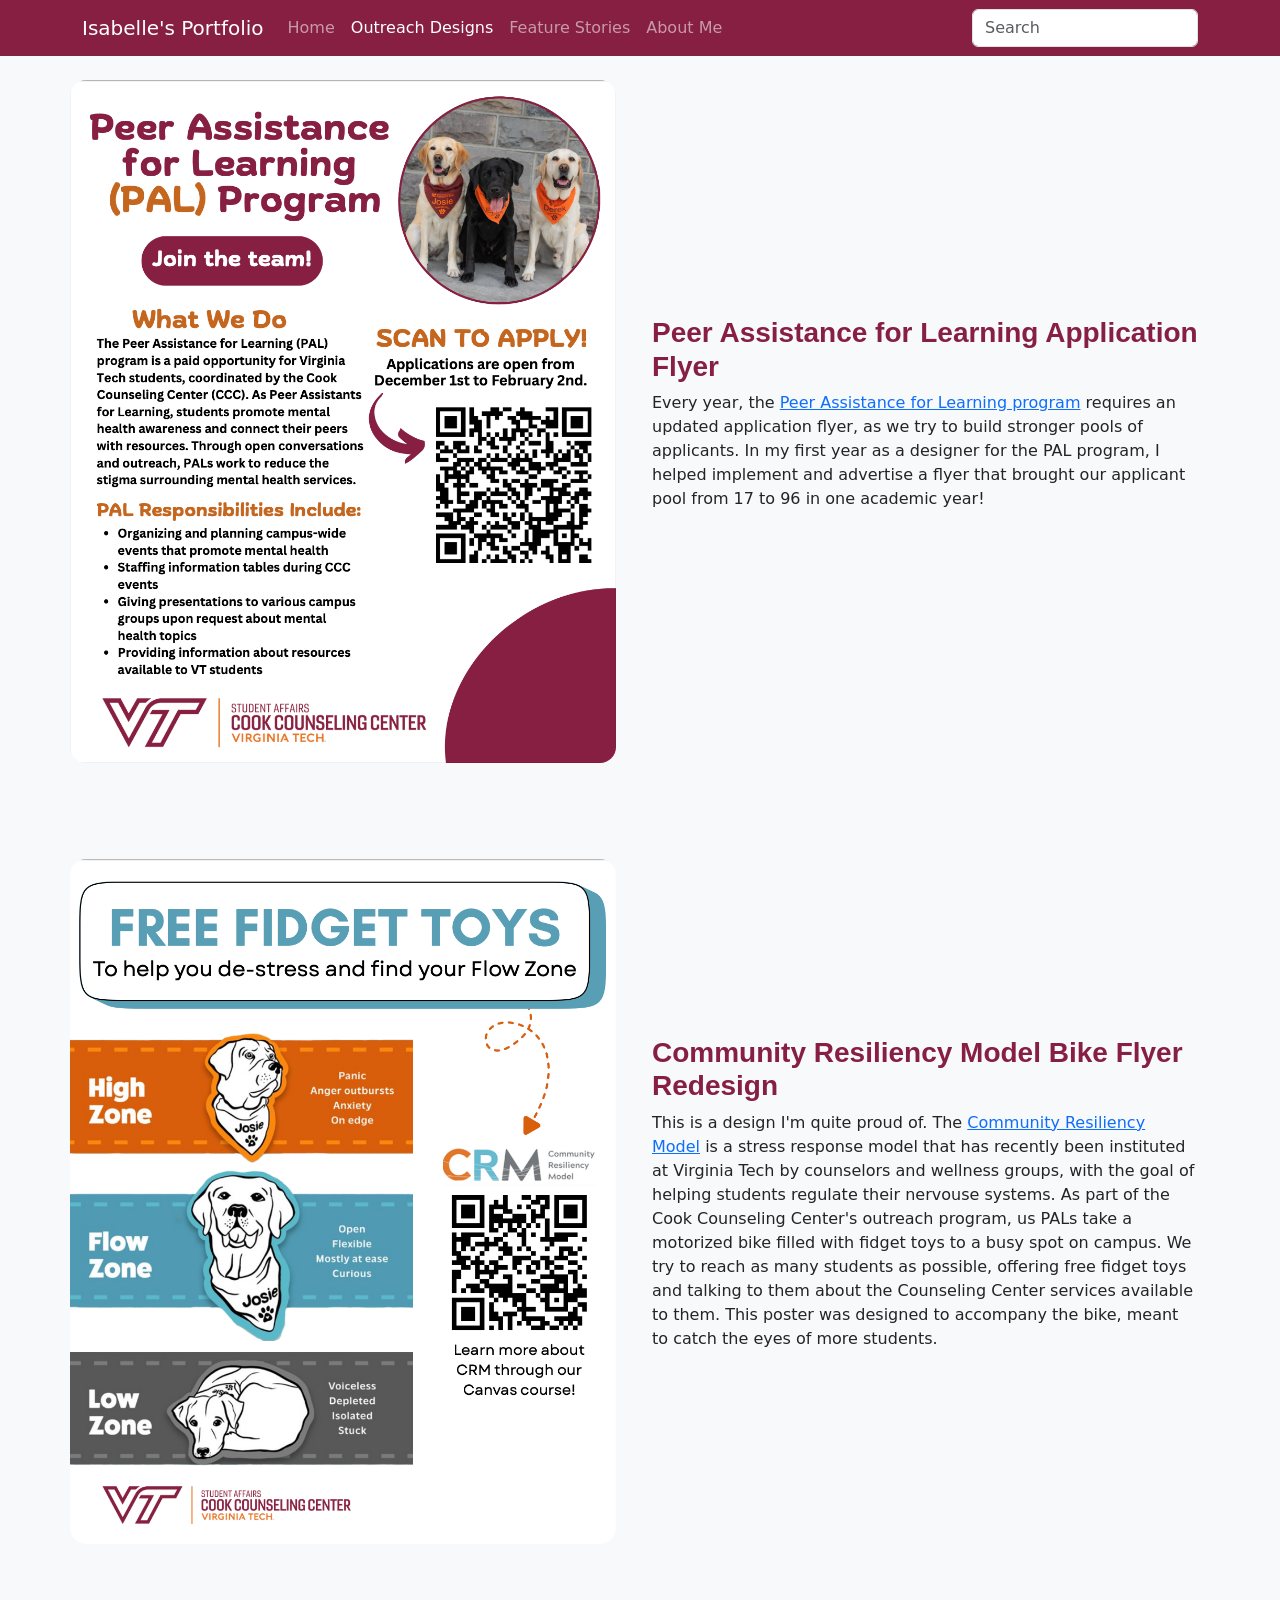
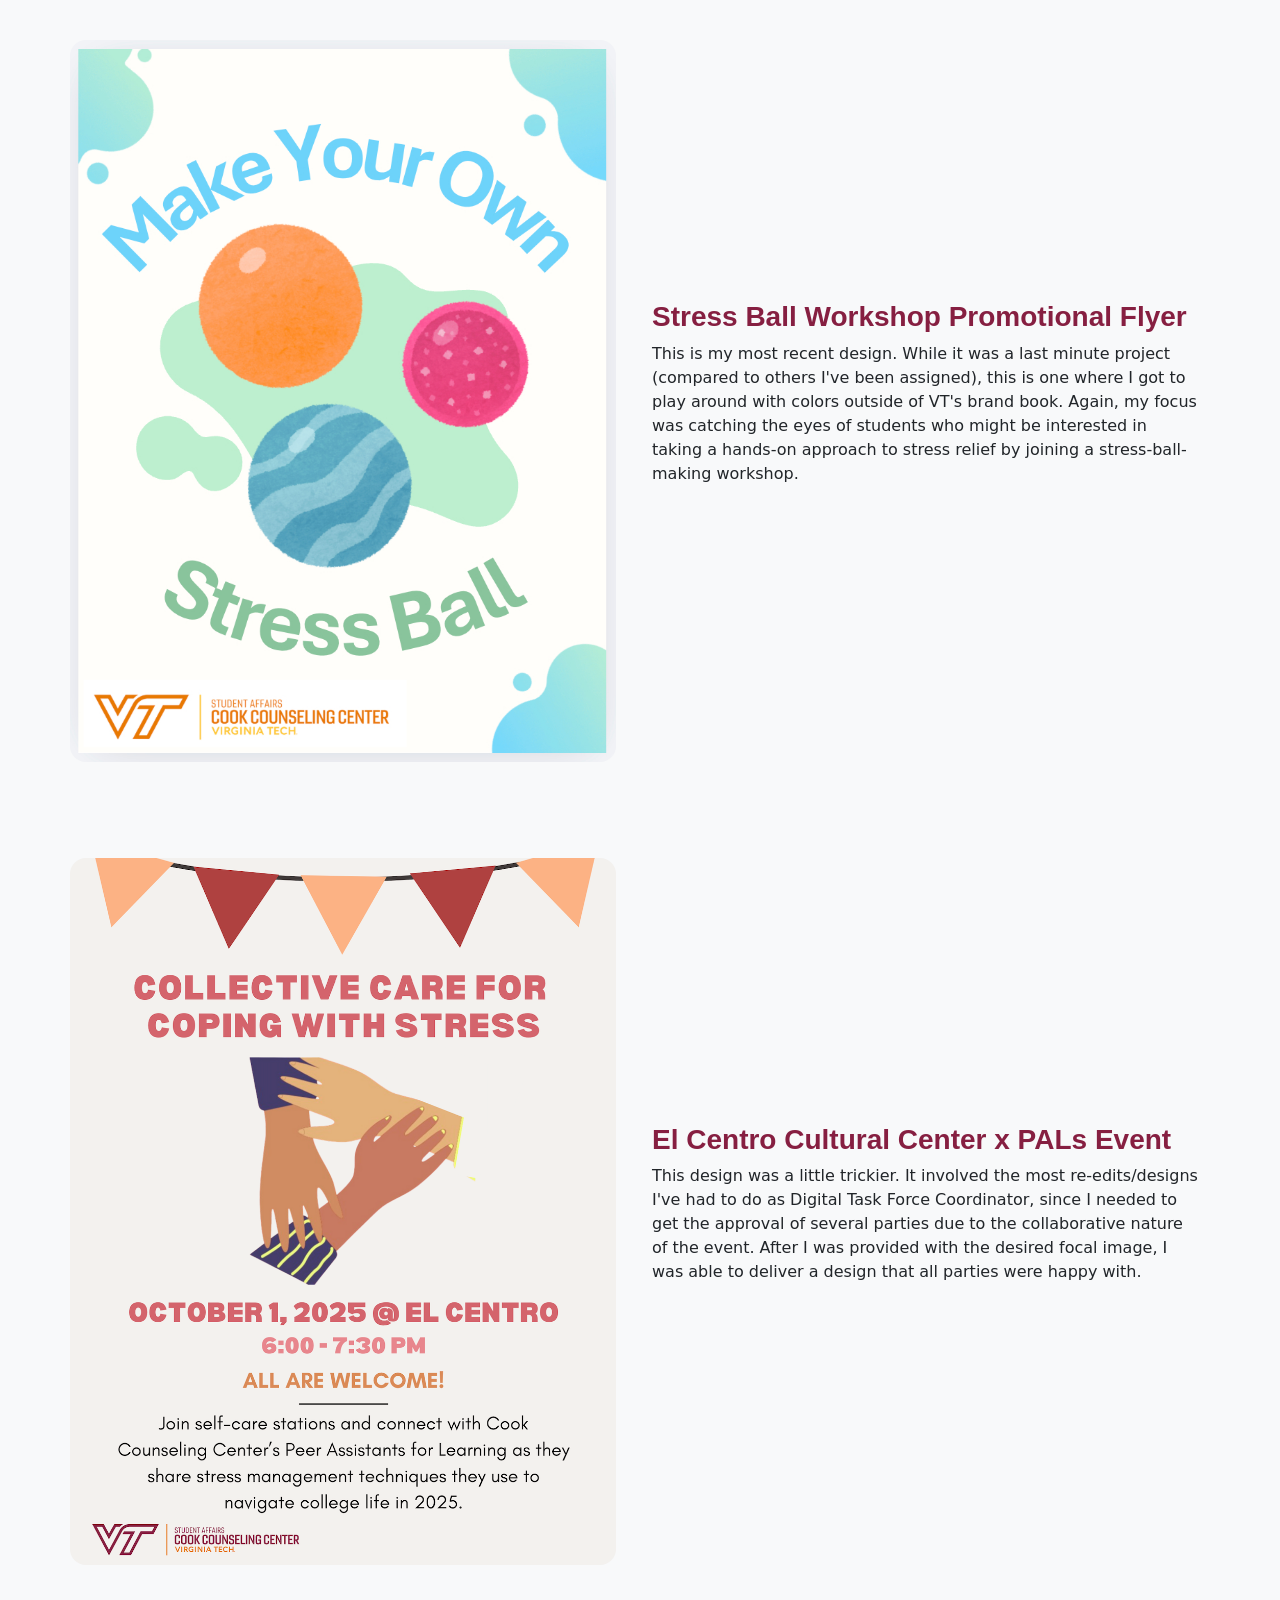
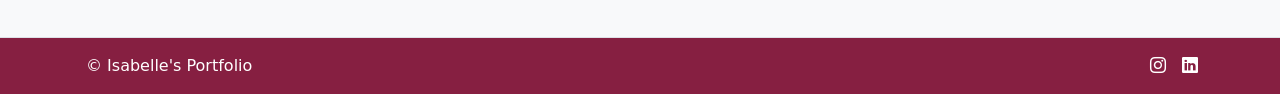
<file: bootstrap-website/pals.html>
<!doctype html>
<html lang="en" class="h-100 w-100">

<head>
    <meta charset="utf-8">
    <meta name="viewport" content="width=device-width, initial-scale=1">
    <title>Isabelle's Portfolio Site</title>
    <link href="https://cdn.jsdelivr.net/npm/bootstrap@5.3.8/dist/css/bootstrap.min.css" rel="stylesheet"
        integrity="sha384-sRIl4kxILFvY47J16cr9ZwB07vP4J8+LH7qKQnuqkuIAvNWLzeN8tE5YBujZqJLB" crossorigin="anonymous">
    <link rel="stylesheet" href="https://cdn.jsdelivr.net/npm/bootstrap-icons@1.13.1/font/bootstrap-icons.min.css">
    <link rel="stylesheet" href="style.css">
</head>

<body class="h-100 w-100 d-flex flex-column">
    <nav class="navbar navbar-expand-lg navbar-dark bg-dark" aria-label="navbar">
        <div class="container"> <a class="navbar-brand" href="index.html">Isabelle's Portfolio</a>
            <btn class="navbar-toggler" type="button" data-bs-toggle="collapse" data-bs-target="#navbar"
                aria-controls="navbar" aria-expanded="false" aria-label="Toggle navigation"> <span
                    class="navbar-toggler-icon"></span> </btn>
            <div class="collapse navbar-collapse" id="navbar">
                <ul class="navbar-nav me-auto mb-2 mb-lg-0">
                    <li class="nav-item"> <a class="nav-link" href="index.html">Home</a> </li>
                    <li class="nav-item"> <a class="nav-link active" aria-current="page" href="pals.html">Outreach
                            Designs</a> </li>
                    <li class="nav-item"> <a class="nav-link" href="multimedia.html">Feature Stories</a> </li>
                    <li class="nav-item"> <a class="nav-link" href="about.html">About Me</a> </li>
                </ul>
                <form role="search"> <input class="form-control" type="search" placeholder="Search" aria-label="Search">
                </form>
            </div>
        </div>
    </nav>

    <main class="container pb-4 pt-4">
        <div class="row align-items-center mb-5">
            <div class="col-md-6">
                <img src="./images/PALsflyer.jpg" class="row align-items-center rounded-4 w-100"
                    alt="Virginia Tech PALs outreach program application flyer">
            </div>
            <div class="col-md-6">
                <h3><strong>Peer Assistance for Learning Application Flyer</strong></h3>
                <p> Every year, the <a href="https://ucc.vt.edu/what_we_do/outreach/pal.html">Peer Assistance for
                        Learning
                        program</a> requires an updated application flyer, as we try to build stronger pools of
                    applicants.
                    In my first year as a designer for the PAL program, I helped implement and advertise a flyer that
                    brought our applicant pool from 17 to 96 in one academic year!
                </p>
            </div>
        </div>
    </main>

    <main class="container pb-4 pt-4">
        <div class="row align-items-center mb-5">
            <div class="col-md-6">
                <img src="./images/CRMbikeflyer.jpg" class="row align-items-center rounded-4 w-100"
                    alt="Colorful flyer featuring Virginia Tech therapy dogs and a QR code">
            </div>
            <div class="col-md-6">
                <h3><strong>Community Resiliency Model Bike Flyer Redesign</strong></h3>
                <p>This is a design I'm quite proud of. The <a
                        href="https://hokiewellness.vt.edu/students/our_services/crm.html">Community Resiliency
                        Model</a> is a stress response model that
                    has recently been instituted at Virginia Tech by counselors and wellness groups, with the goal of
                    helping students regulate their nervouse systems. As part of the Cook Counseling Center's outreach
                    program, us PALs take a motorized bike filled with fidget toys to a busy spot on campus. We try to
                    reach as many students as possible, offering free fidget toys and talking to them about the
                    Counseling Center services available to them. This poster was designed to accompany the bike, meant
                    to catch the eyes of more students.
                </p>
            </div>
        </div>
    </main>

    <main class="container pb-4 pt-4">
        <div class="row align-items-center mb-5">
            <div class="col-md-6">
                <img src="./images/stressballs.jpg" class="row align-items-center rounded-4 w-100"
                    alt="Bright flyer with colorful spheres and rounded title">
            </div>
            <div class="col-md-6">
                <h3><strong>Stress Ball Workshop Promotional Flyer</strong></h3>
                <p>This is my most recent design. While it was a last minute project (compared to others I've been
                    assigned), this is one where I got to play around with colors outside of VT's brand book. Again, my
                    focus was catching the eyes of students who might be interested in taking a hands-on approach to
                    stress relief by joining a stress-ball-making workshop.
                </p>
            </div>
        </div>
    </main>

    <main class="container pb-4 pt-4">
        <div class="row align-items-center mb-5">
            <div class="col-md-6">
                <img src="./images/ElCentroflyer.jpg" class="row align-items-center rounded-4 w-100"
                    alt="Virginia Tech stress coping flyer with image of a hand circle">
            </div>
            <div class="col-md-6">
                <h3><strong>El Centro Cultural Center x PALs Event</strong></h3>
                <p>This design was a little trickier. It involved the most re-edits/designs I've had to do as Digital
                    Task Force Coordinator, since I needed to get the approval of several parties due to the
                    collaborative nature of the event. After I was provided with the desired focal image, I was able to
                    deliver a design that all parties were happy with.
                </p>
            </div>
        </div>
    </main>


    <footer class="mt-auto border-top">
        <div class="container d-flex flex-wrap justify-content-between align-items-center py-3">
            <div class="col-md-4 d-flex align-items-center"><span class="mb-3 mb-md-0 ps-1 text-white">© Isabelle's
                    Portfolio</span></div>
            <ul class="nav col-md-4 justify-content-end list-unstyled d-flex">
                <li class="ms-3"><a class="text-white" href="https://www.instagram.com/isabelle_annb/"
                        aria-label="Instagram"><i class="bi bi-instagram"></i></a></li>
                <li class="ms-3"><a class="text-white" href="https://www.linkedin.com/in/isabelle-boyd-16b543290"
                        aria-label="LinkedIn"><i class="bi bi-linkedin"></i></a></li>
            </ul>
        </div>
    </footer>
    <script src="https://cdn.jsdelivr.net/npm/bootstrap@5.3.8/dist/js/bootstrap.bundle.min.js"
        integrity="sha384-FKyoEForCGlyvwx9Hj09JcYn3nv7wiPVlz7YYwJrWVcXK/BmnVDxM+D2scQbITxI"
        crossorigin="anonymous"></script>
</body>

</html>
</file>
<file: top-five.css>
html {
  width: 100%;
  height: 100%;
}

body {
 height: 100%;
 width: 375px;
 margin: 0 auto;
 font-family: Arial, Helvetica, sans-serif;
 font-size: 16px;
}

.container {
  min-height: 100%;
  display: flex;
  flex-direction: column;
  align-items: stretch;
}

header {
  display: flex;
  justify-content: space-between;
  align-items: baseline;
  border-bottom: 1px solid rgb(0, 128, 70);
  padding-top: 20px;
}

.logo {
  font-size: 24px;
  font-weight: 800;
  color: rgb(0, 128, 70);
}

main {
  flex-grow: 1;
}

h1 {
  font-family: "Comic Sans MS", Georgia, serif;
  color: #45699a; 
  font-size: 24px;
}

a {
  color: rgb(125, 183, 133);
  text-decoration: none;
}

@media screen and (min-width: 576px) {
  body {
    width: 556px;
  }

  h1 {
    font-size: 32px;
  }
}

@media screen and (min-width: 768px) {
  body {
    width: 748px;
  }
}

@media screen and (min-width: 992px) {
  body {
    width: 972px;
  }
}
</file>
<file: bootstrap-website/style.css>
body {
  background-color: #f8f9fa;
}


.navbar {
  background-color: #861F41 !important; 
}


footer {
  background-color: #861F41 !important;
}


h1.display-3 {
  color: #861F41;
  font-family: "Helvetica Neue", Arial, Helvetica, sans-serif;
  font-weight: 700;
}

.hero-main {
  position: relative;
  min-height: 60vh;
  background: #f8f9fa;
}

.hero-card {
  max-width: 800px;
  backdrop-filter: blur(8px);
}


.card h5 {
  color: #861F41;
  font-family: "Helvetica Neue", sans-serif;
  font-weight: 700;
}

.card .btn {
  background-color: #861F41;
  color: white;
  border: none;
}

.card .btn:hover {
  background-color: #6f1834; 
  color: white;
}


h1, h2, h3, h4, h5, h6 {
  font-family: "Helvetica Neue", Arial, Helvetica, sans-serif;
  color: #861F41;
  font-weight: 400;
}
</file>
